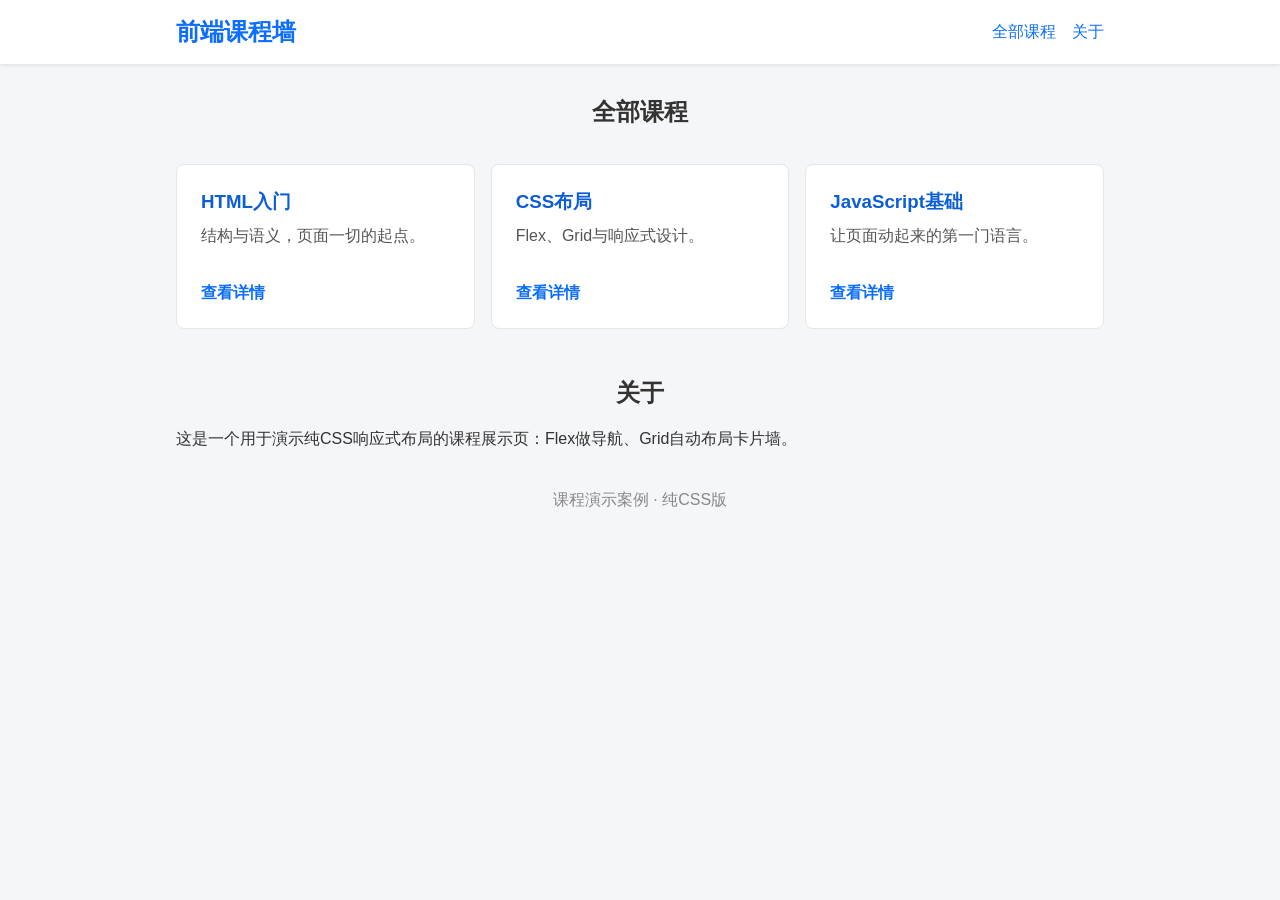
<file: courses-page/index.html>
<!DOCTYPE html>
<html lang="zh-CN">
<head>
  <meta charset="UTF-8">
  <meta name="viewport" content="width=device-width, initial-scale=1.0">
  <title>课程展示 - 前端课程墙</title>
  <link rel="stylesheet" href="css/courses.css">
</head>
<body>
  <header class="site-header">
    <div class="nav-wrap">
      <a class="logo" href="#">前端课程墙</a>
      <nav class="main-nav">
        <a href="#courses">全部课程</a>
        <a href="#about">关于</a>
      </nav>
    </div>
  </header>
  <main>
    <section id="courses">
      <h2>全部课程</h2>
      <div class="card-grid">
        <article class="course-card">
          <h3>HTML入门</h3>
          <p>结构与语义，页面一切的起点。</p>
          <a href="#">查看详情</a>
        </article>
        <article class="course-card">
          <h3>CSS布局</h3>
          <p>Flex、Grid与响应式设计。</p>
          <a href="#">查看详情</a>
        </article>
        <article class="course-card">
          <h3>JavaScript基础</h3>
          <p>让页面动起来的第一门语言。</p>
          <a href="#">查看详情</a>
        </article>
      </div>
    </section>
    <section id="about">
      <h2>关于</h2>
      <p>这是一个用于演示纯CSS响应式布局的课程展示页：Flex做导航、Grid自动布局卡片墙。</p>
    </section>
  </main>
  <footer><p>课程演示案例 · 纯CSS版</p></footer>
</body>
</html>
</file>
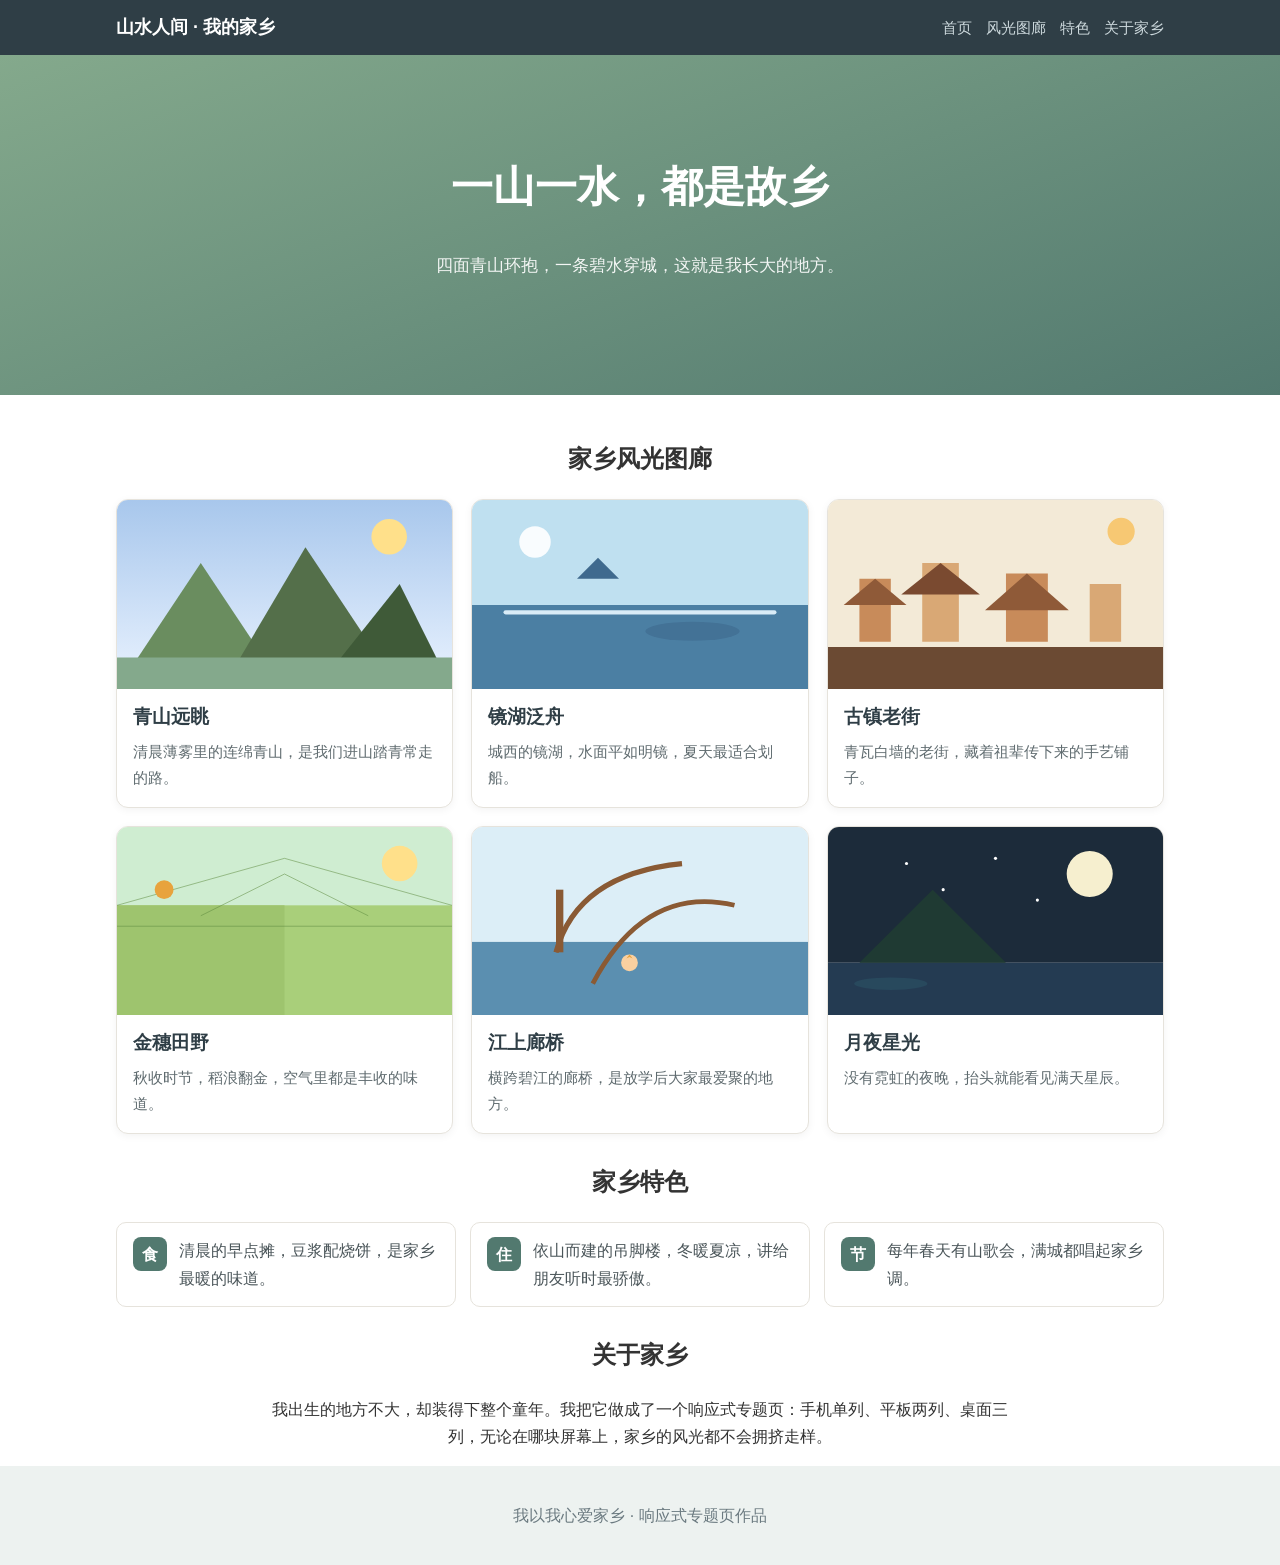
<file: topic-page/index.html>
<!DOCTYPE html>
<html lang="zh-CN">
<head>
  <meta charset="UTF-8">
  <meta name="viewport" content="width=device-width, initial-scale=1.0">
  <title>我的家乡 - 家乡风光专题</title>
  <link rel="stylesheet" href="css/style.css">
</head>
<body>
  <header class="topbar">
    <div class="bar-wrap">
      <a class="brand" href="#">山水人间 · 我的家乡</a>
      <nav class="main-nav">
        <a href="#hero">首页</a>
        <a href="#gallery">风光图廊</a>
        <a href="#feature">特色</a>
        <a href="#about">关于家乡</a>
      </nav>
    </div>
  </header>

  <section class="hero" id="hero">
    <h1>一山一水，都是故乡</h1>
    <p>四面青山环抱，一条碧水穿城，这就是我长大的地方。</p>
  </section>

  <main>
    <section id="gallery">
      <h2>家乡风光图廊</h2>
      <div class="gallery">
        <figure class="spot">
          <img src="img/mountain.svg" alt="青山远景">
          <figcaption>
            <h3>青山远眺</h3>
            <p>清晨薄雾里的连绵青山，是我们进山踏青常走的路。</p>
          </figcaption>
        </figure>
        <figure class="spot">
          <img src="img/lake.svg" alt="镜湖">
          <figcaption>
            <h3>镜湖泛舟</h3>
            <p>城西的镜湖，水面平如明镜，夏天最适合划船。</p>
          </figcaption>
        </figure>
        <figure class="spot">
          <img src="img/town.svg" alt="古镇老街">
          <figcaption>
            <h3>古镇老街</h3>
            <p>青瓦白墙的老街，藏着祖辈传下来的手艺铺子。</p>
          </figcaption>
        </figure>
        <figure class="spot">
          <img src="img/field.svg" alt="金穗田野">
          <figcaption>
            <h3>金穗田野</h3>
            <p>秋收时节，稻浪翻金，空气里都是丰收的味道。</p>
          </figcaption>
        </figure>
        <figure class="spot">
          <img src="img/gallery.svg" alt="江上廊桥">
          <figcaption>
            <h3>江上廊桥</h3>
            <p>横跨碧江的廊桥，是放学后大家最爱聚的地方。</p>
          </figcaption>
        </figure>
        <figure class="spot">
          <img src="img/night.svg" alt="月夜星光">
          <figcaption>
            <h3>月夜星光</h3>
            <p>没有霓虹的夜晚，抬头就能看见满天星辰。</p>
          </figcaption>
        </figure>
      </div>
    </section>

    <section id="feature">
      <h2>家乡特色</h2>
      <ul class="feature-list">
        <li class="feature-item">
          <span class="badge">食</span>
          <p>清晨的早点摊，豆浆配烧饼，是家乡最暖的味道。</p>
        </li>
        <li class="feature-item">
          <span class="badge">住</span>
          <p>依山而建的吊脚楼，冬暖夏凉，讲给朋友听时最骄傲。</p>
        </li>
        <li class="feature-item">
          <span class="badge">节</span>
          <p>每年春天有山歌会，满城都唱起家乡调。</p>
        </li>
      </ul>
    </section>

    <section id="about">
      <h2>关于家乡</h2>
      <p class="about-text">我出生的地方不大，却装得下整个童年。我把它做成了一个响应式专题页：手机单列、平板两列、桌面三列，无论在哪块屏幕上，家乡的风光都不会拥挤走样。</p>
    </section>
  </main>

  <footer class="footer">
    <p>我以我心爱家乡 · 响应式专题页作品</p>
  </footer>
</body>
</html>
</file>
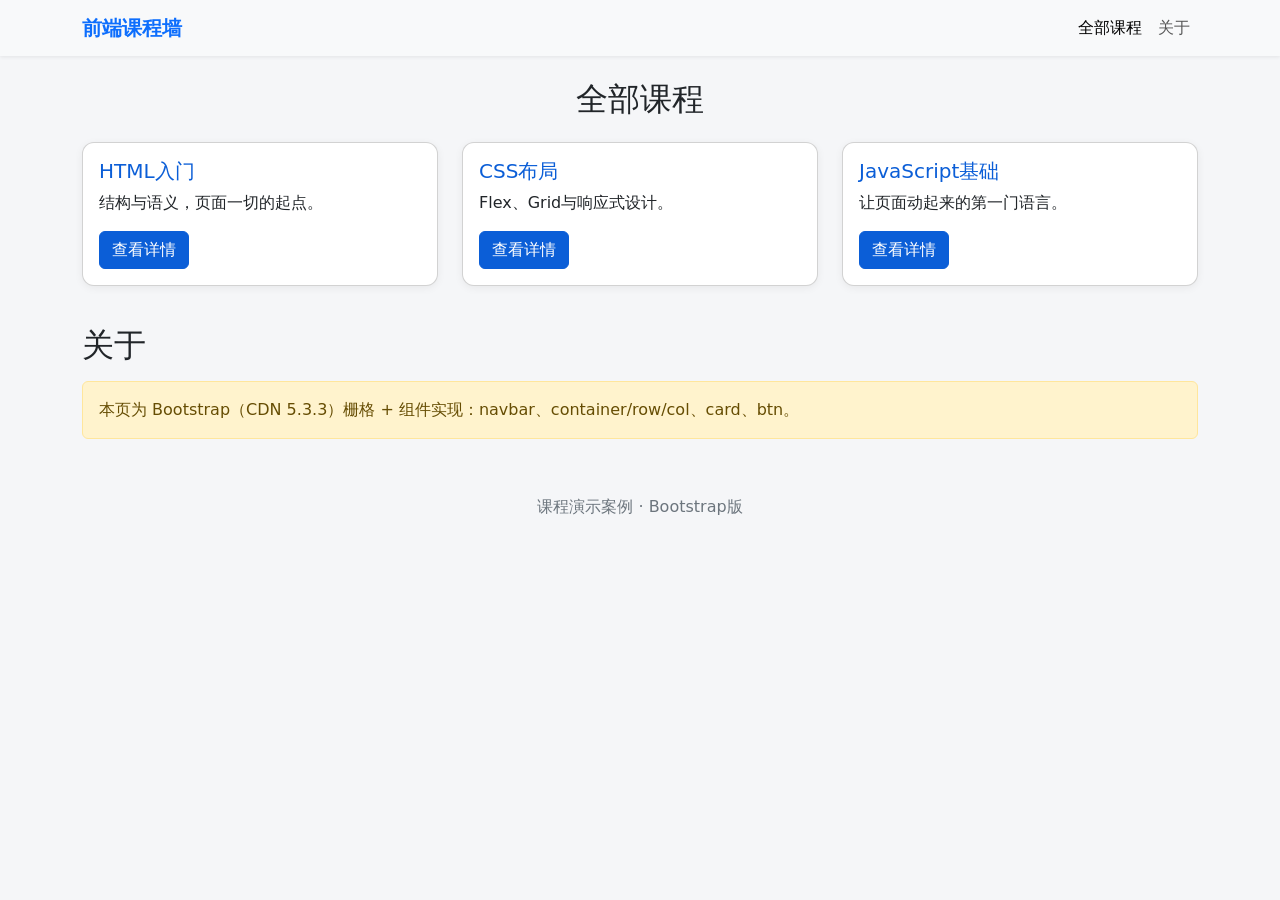
<file: courses-page/bootstrap.html>
<!DOCTYPE html>
<html lang="zh-CN">
<head>
  <meta charset="UTF-8">
  <meta name="viewport" content="width=device-width, initial-scale=1.0">
  <title>课程展示 - Bootstrap版</title>
  <link href="https://cdn.jsdelivr.net/npm/bootstrap@5.3.3/dist/css/bootstrap.min.css" rel="stylesheet">
  <link rel="stylesheet" href="css/bootstrap-override.css">
</head>
<body>
  <nav class="navbar navbar-expand-md bg-body-tertiary">
    <div class="container">
      <a class="navbar-brand fw-bold text-primary" href="#">前端课程墙</a>
      <div class="navbar-nav">
        <a class="nav-link active" href="#courses">全部课程</a>
        <a class="nav-link" href="#about">关于</a>
      </div>
    </div>
  </nav>

  <main>
    <section id="courses" class="container py-4">
      <h2 class="text-center mb-4">全部课程</h2>
      <div class="row g-4">
        <div class="col-md-6 col-lg-4">
          <div class="card h-100">
            <div class="card-body">
              <h5 class="card-title">HTML入门</h5>
              <p class="card-text">结构与语义，页面一切的起点。</p>
              <a href="#" class="btn btn-primary">查看详情</a>
            </div>
          </div>
        </div>
        <div class="col-md-6 col-lg-4">
          <div class="card h-100">
            <div class="card-body">
              <h5 class="card-title">CSS布局</h5>
              <p class="card-text">Flex、Grid与响应式设计。</p>
              <a href="#" class="btn btn-primary">查看详情</a>
            </div>
          </div>
        </div>
        <div class="col-md-6 col-lg-4">
          <div class="card h-100">
            <div class="card-body">
              <h5 class="card-title">JavaScript基础</h5>
              <p class="card-text">让页面动起来的第一门语言。</p>
              <a href="#" class="btn btn-primary">查看详情</a>
            </div>
          </div>
        </div>
      </div>
    </section>
    <section id="about" class="container py-3">
      <h2 class="mb-3">关于</h2>
      <div class="alert alert-warning" role="alert">本页为 Bootstrap（CDN 5.3.3）栅格 + 组件实现：navbar、container/row/col、card、btn。</div>
    </section>
  </main>

  <footer class="text-center text-secondary py-4">
    <p class="mb-0">课程演示案例 · Bootstrap版</p>
  </footer>

  <script src="https://cdn.jsdelivr.net/npm/bootstrap@5.3.3/dist/js/bootstrap.bundle.min.js"></script>
</body>
</html>
</file>
<file: courses-page/css/courses.css>
* { box-sizing: border-box; }

body {
  font-family: "Microsoft YaHei", sans-serif;
  margin: 0;
  color: #333;
  background: #f5f6f8;
}

/* ==== 第一步：Flex 导航 ==== */
.site-header {
  background: #fff;
  box-shadow: 0 1px 4px rgba(0,0,0,.1);
}

.nav-wrap {
  max-width: 960px;
  margin: 0 auto;
  padding: 12px 16px;
  display: flex;
  justify-content: space-between;
  align-items: center;
  flex-wrap: wrap;
  gap: 8px;
}

.logo {
  font-size: 20px;
  font-weight: 700;
  color: #0d6efd;
  text-decoration: none;
}

.main-nav {
  display: flex;
  gap: 16px;
}

.main-nav a {
  text-decoration: none;
  color: #0d6efd;
}

footer p {
  text-align: center;
  color: #888;
  padding: 16px;
}

/* ==== 第二步：Grid 卡片墙 ==== */
main h2 {
  text-align: center;
  margin-top: 24px;
}

.card-grid {
  max-width: 960px;
  margin: 0 auto;
  padding: 16px;
  display: grid;
  grid-template-columns: repeat(auto-fit, minmax(260px, 1fr));
  gap: 16px;
}

.course-card {
  background: #fff;
  border: 1px solid #e4e6ea;
  border-radius: 8px;
  padding: 20px;
}

.course-card h3 {
  margin: 0 0 8px;
  color: #0b5ed7;
}

.course-card p {
  margin: 0 0 12px;
  color: #555;
  line-height: 1.6;
  min-height: 3em;
}

.course-card a {
  color: #0d6efd;
  text-decoration: none;
  font-weight: 600;
}

#about {
  max-width: 960px;
  margin: 8px auto 24px;
  padding: 0 16px;
}

/* ==== 媒体查询断点：≥992px 桌面加宽标题字号 ==== */
@media (min-width: 992px) {
  .nav-wrap { padding: 16px; }
  .logo { font-size: 24px; }
  main h2 { margin-top: 32px; }
  .course-card { padding: 24px; }
}
</file>
<file: topic-page/css/style.css>
* { box-sizing: border-box; }

body {
  margin: 0;
  font-family: "Microsoft YaHei", "PingFang SC", sans-serif;
  color: #333;
  line-height: 1.7;
  overflow-x: hidden;
}

img { max-width: 100%; height: auto; display: block; }

h1, h2, p { overflow-wrap: break-word; }

/* ==== Flex 导航（移动优先默认样式） ==== */
.topbar { background: #2f3e46; }
.bar-wrap {
  max-width: 1080px;
  margin: 0 auto;
  padding: 12px 16px;
  display: flex;
  justify-content: space-between;
  align-items: center;
  flex-wrap: wrap;
  gap: 8px;
}
.brand { color: #fff; font-weight: 700; font-size: 18px; text-decoration: none; }
.main-nav { display: flex; flex-wrap: wrap; gap: 14px; }
.main-nav a { color: #cdd9dd; text-decoration: none; font-size: 15px; }
.main-nav a:hover { color: #fff; }

/* ==== Hero：Flex 垂直居中 ==== */
.hero {
  min-height: 340px;
  display: flex;
  flex-direction: column;
  justify-content: center;
  align-items: center;
  text-align: center;
  padding: 40px 16px;
  background: linear-gradient(160deg, #84a98c, #52796f);
  color: #fff;
}
.hero h1 { font-size: 2rem; margin: 0 0 12px; }
.hero p { font-size: 1.05rem; opacity: .92; max-width: 40em; }

main { max-width: 1080px; margin: 0 auto; padding: 16px; }
section h2 { text-align: center; margin: 28px 0 20px; }

.footer {
  text-align: center;
  padding: 20px 16px;
  color: #6b7a80;
  background: #edf2f0;
}

/* ==== Grid 卡片墙（移动优先：默认单列） ==== */
.gallery {
  display: grid;
  grid-template-columns: 1fr;
  gap: 18px;
}

.spot {
  margin: 0;
  background: #fff;
  border: 1px solid #e6e3dc;
  border-radius: 12px;
  overflow: hidden;
  box-shadow: 0 2px 8px rgba(0,0,0,.05);
}

.spot img { width: 100%; }

.spot figcaption { padding: 12px 16px 16px; }
.spot h3 { margin: 0 0 6px; color: #2f3e46; }
.spot p { margin: 0; color: #5f6b6f; font-size: .95rem; }

/* ==== 特色区块：Flex 横排 ==== */
.feature-list {
  list-style: none;
  margin: 0;
  padding: 0;
  display: flex;
  flex-direction: column;
  gap: 14px;
}
.feature-item {
  flex: 1;
  display: flex;
  gap: 12px;
  align-items: flex-start;
  background: #fff;
  border: 1px solid #e6e3dc;
  border-radius: 10px;
  padding: 14px 16px;
}
.feature-item p { margin: 0; color: #4a5559; }
.badge {
  flex: 0 0 auto;
  width: 34px;
  height: 34px;
  border-radius: 8px;
  display: flex;
  align-items: center;
  justify-content: center;
  font-weight: 700;
  color: #fff;
  background: #52796f;
}

.about-text { max-width: 46em; margin: 0 auto; text-align: center; }

/* ==== 响应式断点（移动优先，min-width 逐步增强） ====
   375 手机默认单列；≥768 平板两列、特色横排；≥992 桌面三列 */
@media (min-width: 768px) {
  .gallery { grid-template-columns: repeat(2, 1fr); }
  .feature-list { flex-direction: row; }
}

@media (min-width: 992px) {
  .gallery { grid-template-columns: repeat(3, 1fr); }
  .hero h1 { font-size: 2.6rem; }
}
</file>
